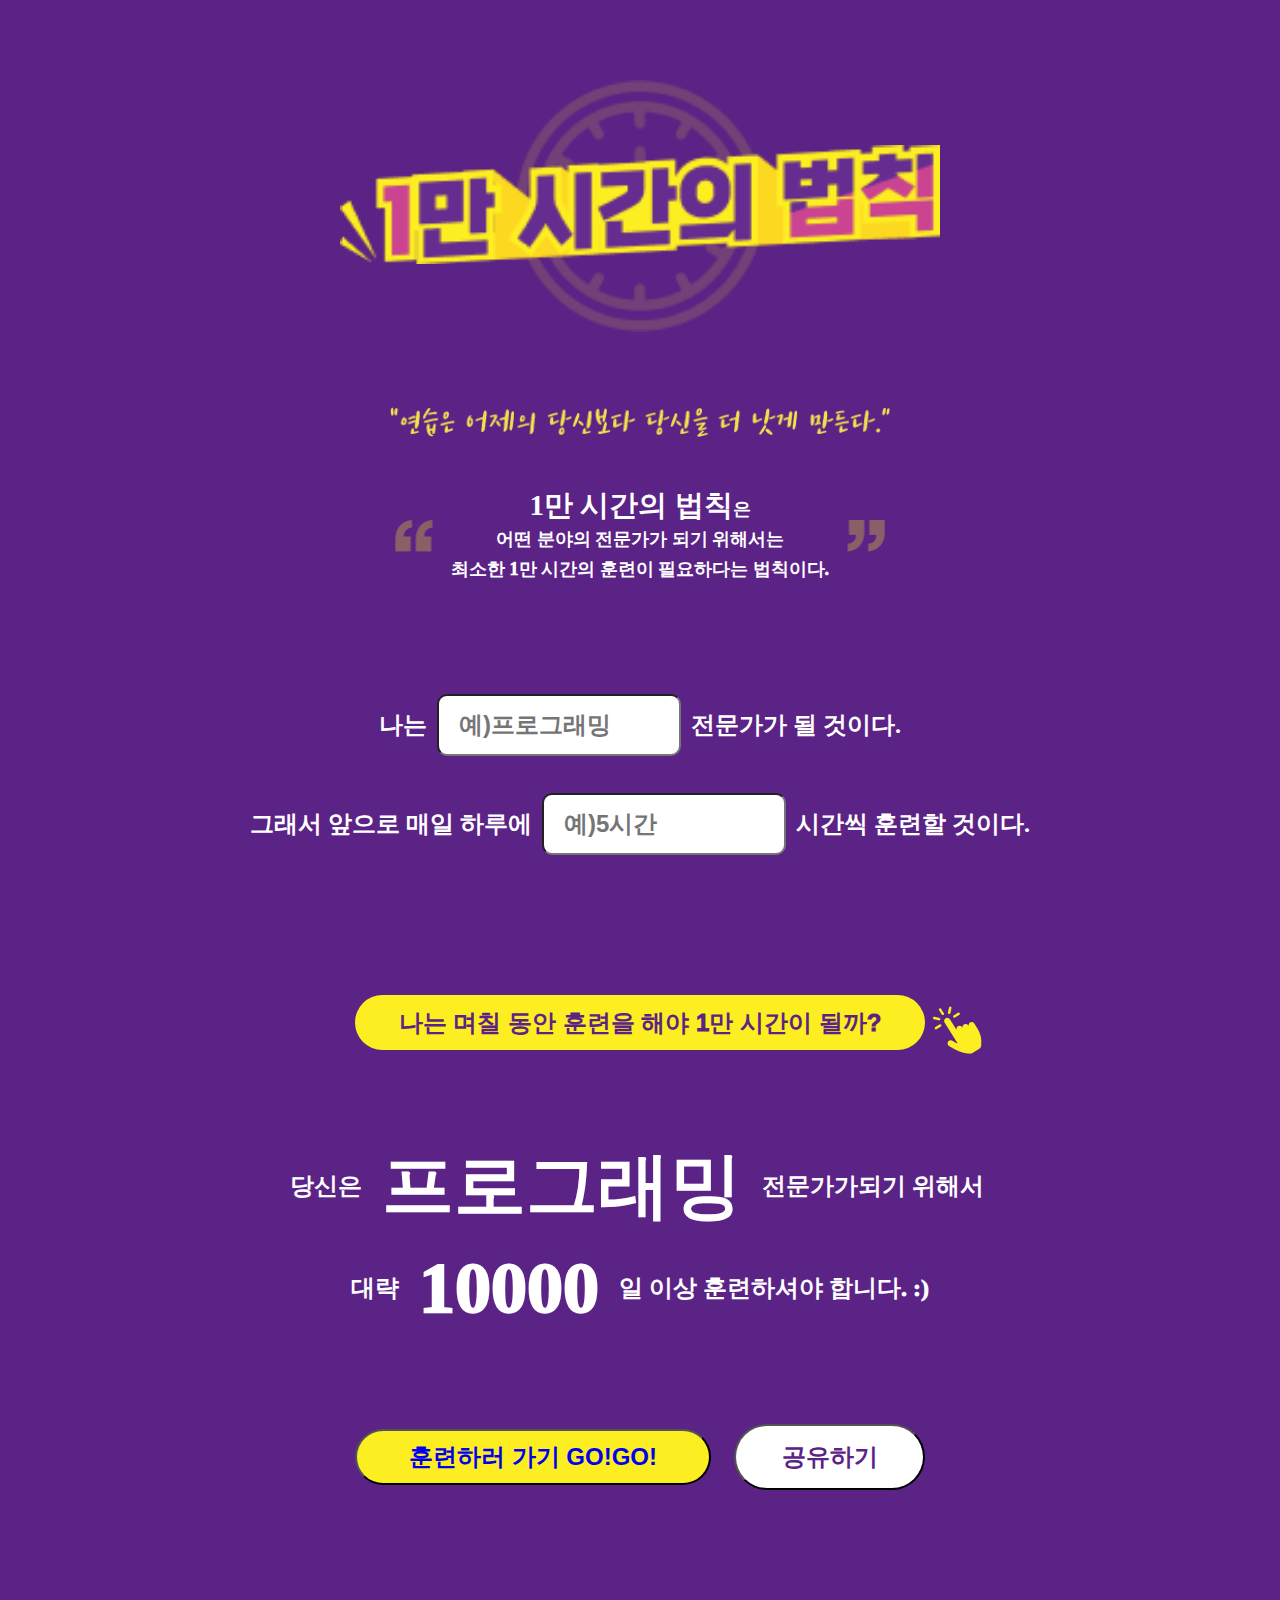
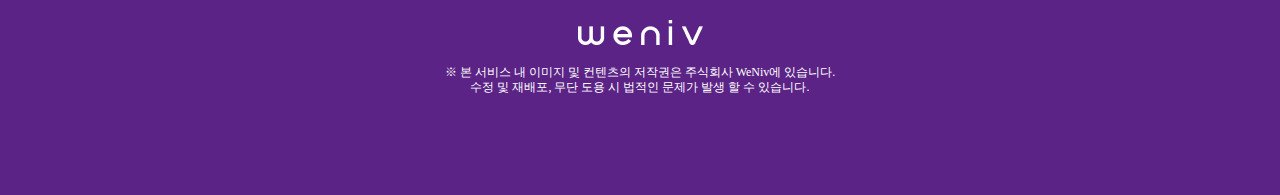
<file: HTML/index.html>
<!DOCTYPE html>
<html lang="ko">
<head>
    <meta charset="UTF-8">
    <meta http-equiv="X-UA-Compatible" content="IE=edge">
    <meta name="viewport" content="width=device-width, initial-scale=1.0">
    <title>1만 시간의 법칙 (11월 16일 실습)</title>
    <link rel="stylesheet" href="../CSS/reset.css">
    <link rel="stylesheet" href="../CSS/index.css">
</head>
<body>
    <header>
        <div class="top_title">
            <img src="../img/time.png" class="top_title_clock">
            <div class="top_title_time">
                <img class="tit_img" src="../img/title.png" alt="1만 시간의 법칙">  
            </div>
        </div>
    </header>
    <main id="main">
        <section id="main_contents">
            <div class="main_first_img">
                <img  src="../img/txt.png" alt="연습은 어제의 당신보다 당신을 더 낫게 만든다.">
            </div>

            <div class="main_sentence">
                <img src="../img/txtmark.png" alt="큰 따옴표">
                <div class="mian_sentence_mean">
                    <p class="main_sentence_mean_value">
                    <span class="main_sentence_mean_value_time">1만 시간의 법칙</span>은 <br>
                     어떤 분야의 전문가가 되기 위해서는 <br>
                    최소한 1만 시간의 훈련이 필요하다는 법칙이다. <br> 
                    </p>
                </div>
            </div>
            <!-- 중간 input 시작 -->
            <div class="programming_1">
                <p class="main_programming ">나는 </p>
                <input type="text" placeholder="예)프로그래밍" id="gamming"> 
                <p class="main_programming">전문가가 될 것이다.</p>
            </div>
                
            <div class="programming_2">
                <p class="main_programming_2"> 
                    그래서 앞으로 매일 하루에 
                </p>
                <input type="number" placeholder="예)5시간" id="study_time"> 
                <p>시간씩 훈련할 것이다.</p>
                
            </div>

                <!-- Javascript 실행 버튼 -->
            
            <div class="js_btn">
                <button id="btn_result" type="button">
                    나는 며칠 동안 훈련을 해야 1만 시간이 될까?
                </button>
                <img src="../img/Frame11.png" alt="손">
            </div>

            <div class="become_programming">
                <p>당신은</p>
                <span class="become_programming_result">프로그래밍</span> 
                <p> 전문가가되기 위해서</p>
            </div>

            <div class="tranning_time">
                <p>대략</p> 
                <span class="tranning_time_result">10000</span> 
                <p> 일 이상 훈련하셔야 합니다. :)</p>
            </div>
            <!-- div > p + span + p 장점. 
            장점. span태그의 글자 크기를 키우면 span태그만 줄내림이 되면서 원본과 똑같은 레이아웃을 잡을 수 있다. 
            단점. 무분별한 div 난사와 코드의 양이 많아진다.  -->

            <div class="foot_btn">
                <button id="foot_btn_tranning" type="button">
                    <a href="http://127.0.0.1:5500/10,000Time/fighting.html" target="blank" >훈련하러 가기 GO!GO!</a>
                 </button>
                <button class="foot_btn_share" type="button">공유하기</button>
            </div>
        </section>
    </main>

<!-- main 페이지 종료, WeNiv 시작 -->

    <footer>
            <img class="footer_img" src="../img/weniv.png" alt="Weniv">
            <small class="footer_cite">
                ※ 본 서비스 내 이미지 및 컨텐츠의 저작권은 주식회사 WeNiv에 있습니다. <br>
            수정 및 재배포, 무단 도용 시 법적인 문제가 발생 할 수 있습니다.</small>

    </footer>
    <!-- <script>
        <link rel="stylesheet" href="./index.js">
    </script> -->

</body>
</html>
</file>
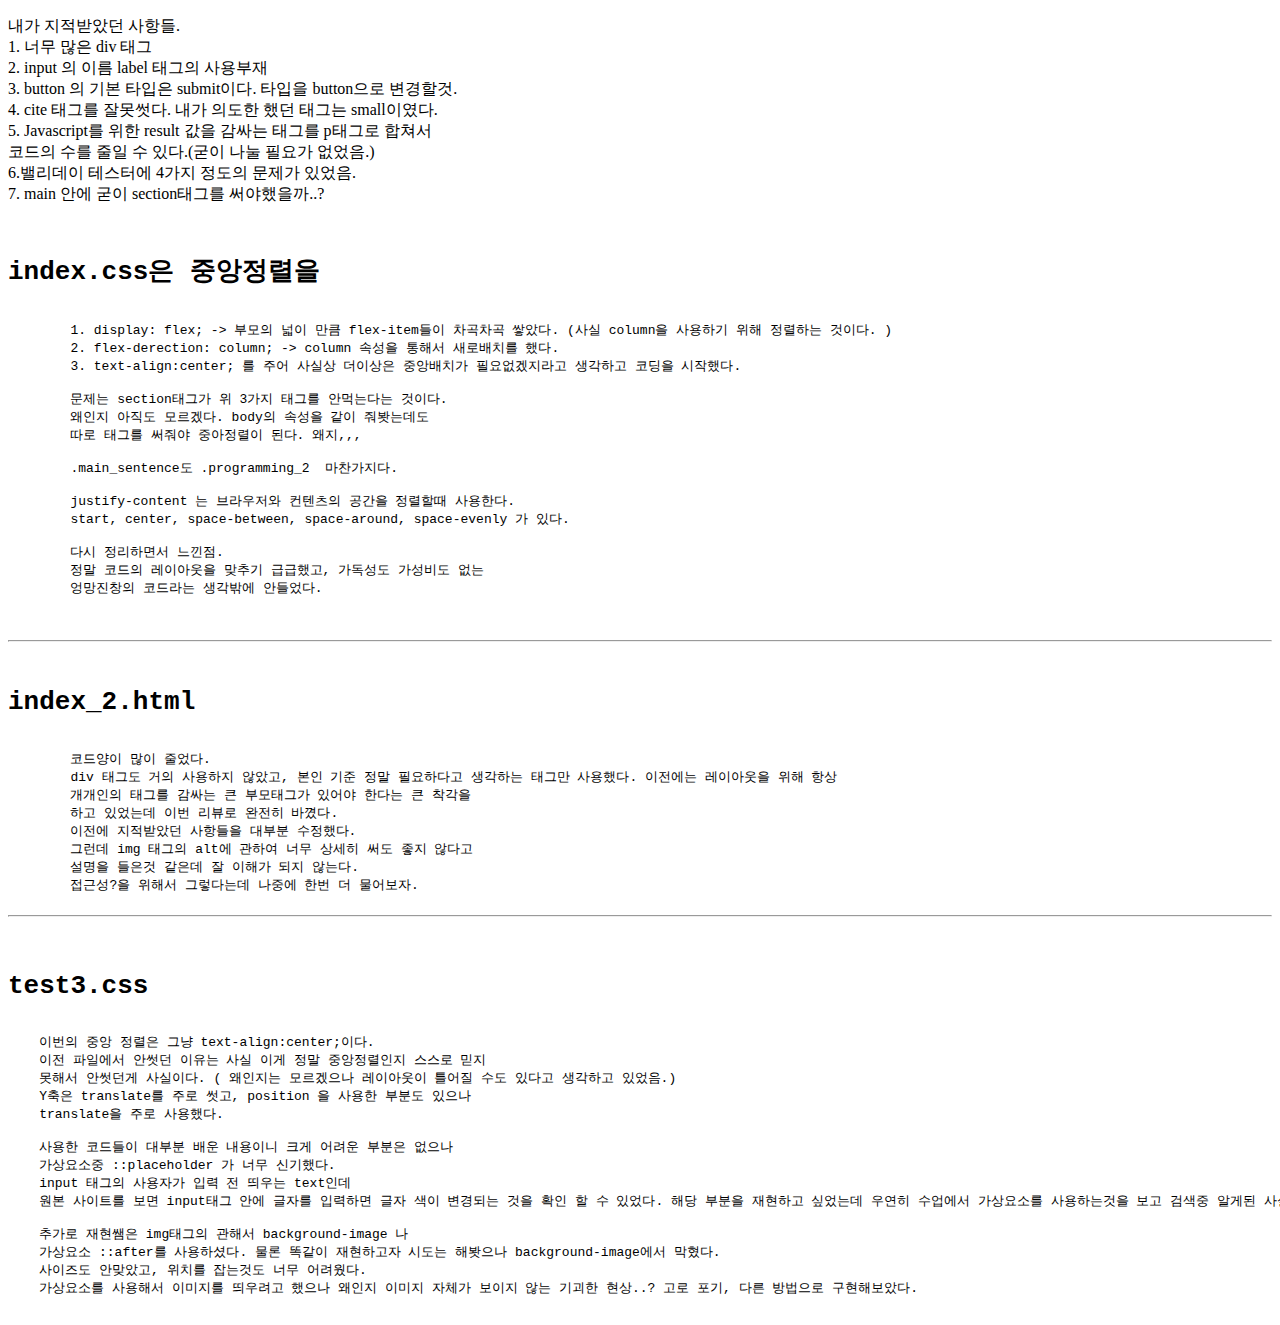
<file: CSS/Read.html>
<!DOCTYPE html>
<html lang="ko">
<head>
    <meta charset="UTF-8">
    <meta http-equiv="X-UA-Compatible" content="IE=edge">
    <meta name="viewport" content="width=device-width, initial-scale=1.0">
    <title>Index.html , css 코드 설명</title>
</head>
<body>
    <p>
        내가 지적받았던 사항들. <br>
        1. 너무 많은 div 태그  <br>
        2. input 의 이름 label 태그의 사용부재 <br>
        3. button 의 기본 타입은 submit이다. 타입을 button으로 변경할것. <br>
        4. cite 태그를 잘못썻다. 내가 의도한 했던 태그는 small이였다. <br>
        5. Javascript를 위한 result 값을 감싸는 태그를 p태그로 합쳐서 <br>
        코드의 수를 줄일 수 있다.(굳이 나눌 필요가 없었음.) <br>
        6.밸리데이 테스터에 4가지 정도의 문제가 있었음. <br>
        7. main 안에 굳이 section태그를 써야했을까..? <br>
    </p>
    <pre>
        <h1>index.css은 중앙정렬을</h1> 
        1. display: flex; -> 부모의 넓이 만큼 flex-item들이 차곡차곡 쌓았다. (사실 column을 사용하기 위해 정렬하는 것이다. )
        2. flex-derection: column; -> column 속성을 통해서 새로배치를 했다.
        3. text-align:center; 를 주어 사실상 더이상은 중앙배치가 필요없겠지라고 생각하고 코딩을 시작했다. 

        문제는 section태그가 위 3가지 태그를 안먹는다는 것이다. 
        왜인지 아직도 모르겠다. body의 속성을 같이 줘봣는데도
        따로 태그를 써줘야 중아정렬이 된다. 왜지,,,

        .main_sentence도 .programming_2  마찬가지다. 

        justify-content 는 브라우저와 컨텐츠의 공간을 정렬할때 사용한다. 
        start, center, space-between, space-around, space-evenly 가 있다.

        다시 정리하면서 느낀점. 
        정말 코드의 레이아웃을 맞추기 급급했고, 가독성도 가성비도 없는
        엉망진창의 코드라는 생각밖에 안들었다. 
        
    </pre>
<hr>
    <pre>
        <h1>index_2.html</h1> 
        코드양이 많이 줄었다. 
        div 태그도 거의 사용하지 않았고, 본인 기준 정말 필요하다고 생각하는 태그만 사용했다. 이전에는 레이아웃을 위해 항상
        개개인의 태그를 감싸는 큰 부모태그가 있어야 한다는 큰 착각을 
        하고 있었는데 이번 리뷰로 완전히 바꼈다. 
        이전에 지적받았던 사항들을 대부분 수정했다. 
        그런데 img 태그의 alt에 관하여 너무 상세히 써도 좋지 않다고
        설명을 들은것 같은데 잘 이해가 되지 않는다. 
        접근성?을 위해서 그렇다는데 나중에 한번 더 물어보자.

<hr>
        <h1>test3.css</h1> 
    이번의 중앙 정렬은 그냥 text-align:center;이다. 
    이전 파일에서 안썻던 이유는 사실 이게 정말 중앙정렬인지 스스로 믿지
    못해서 안썻던게 사실이다. ( 왜인지는 모르겠으나 레이아웃이 틀어질 수도 있다고 생각하고 있었음.)
    Y축은 translate를 주로 썻고, position 을 사용한 부분도 있으나
    translate을 주로 사용했다. 

    사용한 코드들이 대부분 배운 내용이니 크게 어려운 부분은 없으나 
    가상요소중 ::placeholder 가 너무 신기했다. 
    input 태그의 사용자가 입력 전 띄우는 text인데 
    원본 사이트를 보면 input태그 안에 글자를 입력하면 글자 색이 변경되는 것을 확인 할 수 있었다. 해당 부분을 재현하고 싶었는데 우연히 수업에서 가상요소를 사용하는것을 보고 검색중 알게된 사실. 
    
    추가로 재현쌤은 img태그의 관해서 background-image 나 
    가상요소 ::after를 사용하셨다. 물론 똑같이 재현하고자 시도는 해봣으나 background-image에서 막혔다. 
    사이즈도 안맞았고, 위치를 잡는것도 너무 어려웠다. 
    가상요소를 사용해서 이미지를 띄우려고 했으나 왜인지 이미지 자체가 보이지 않는 기괴한 현상..? 고로 포기, 다른 방법으로 구현해보았다.
    </pre>
</body>
</html>
</file>
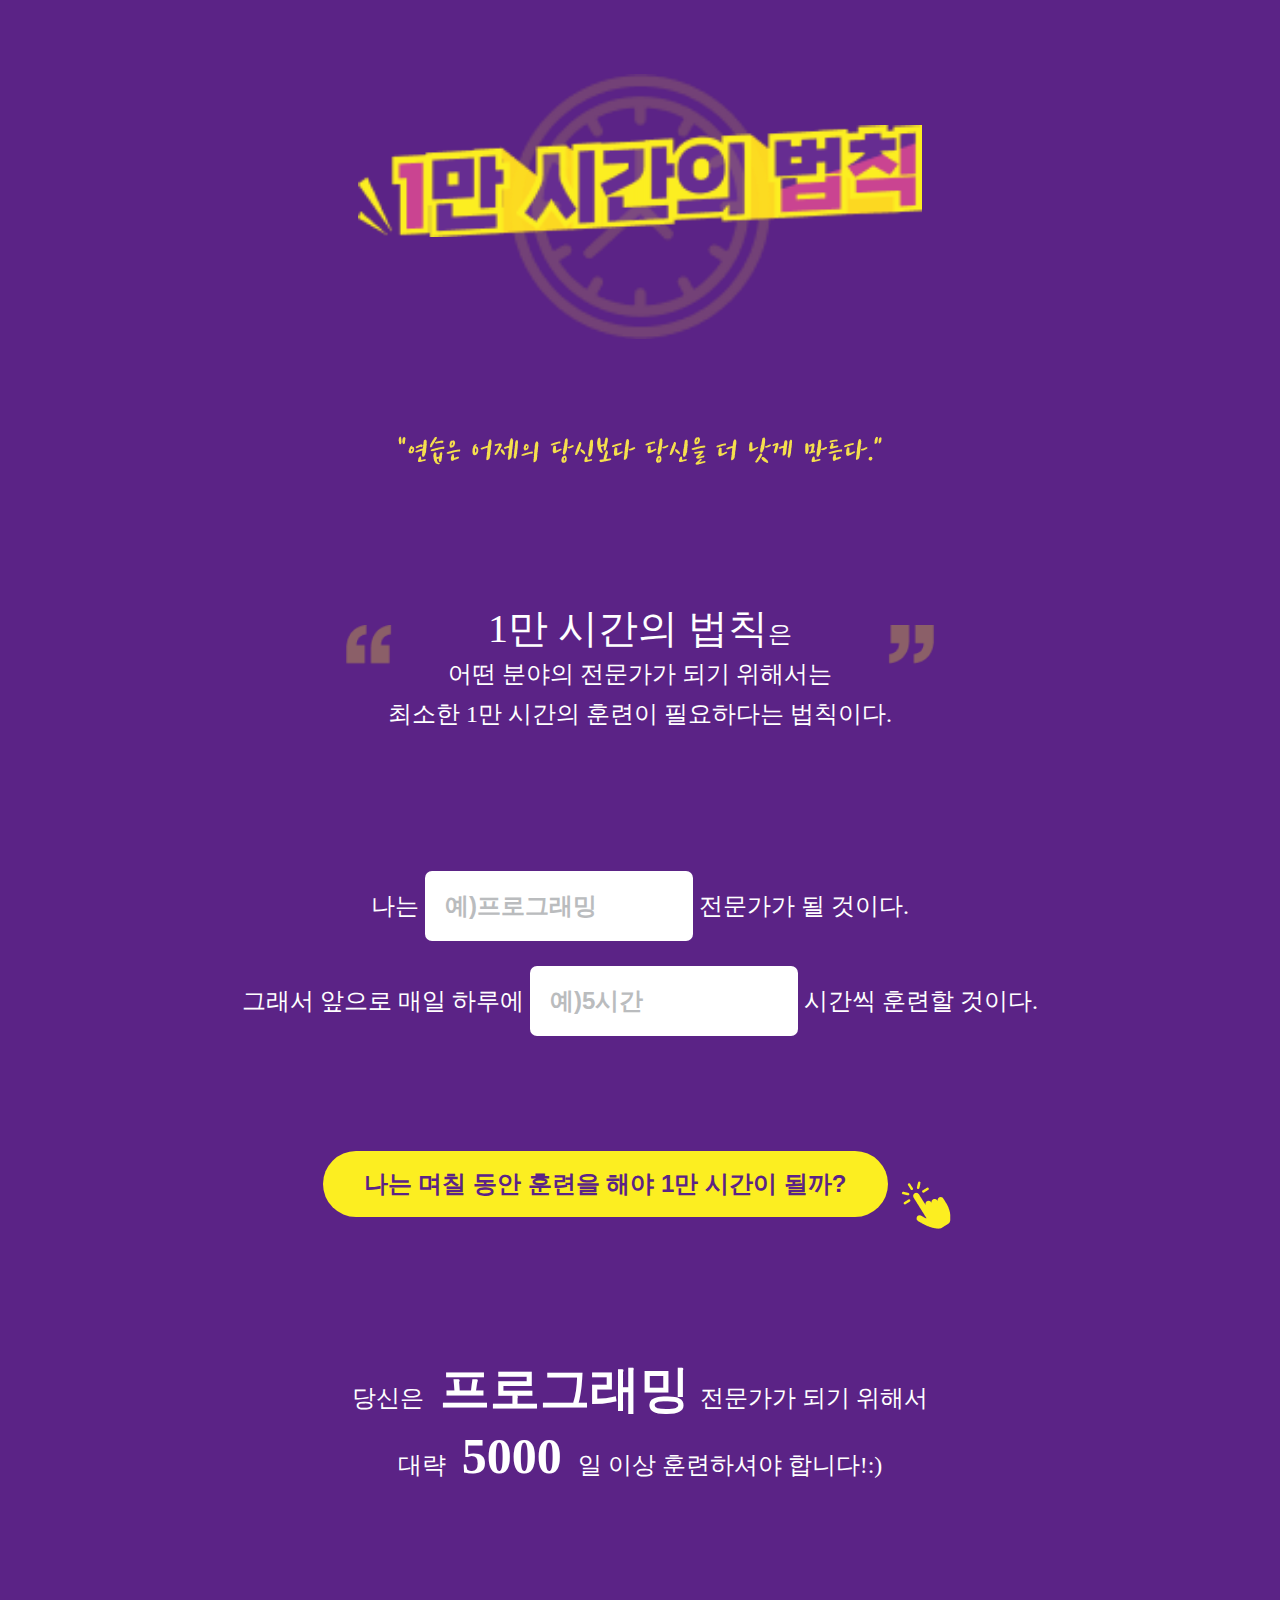
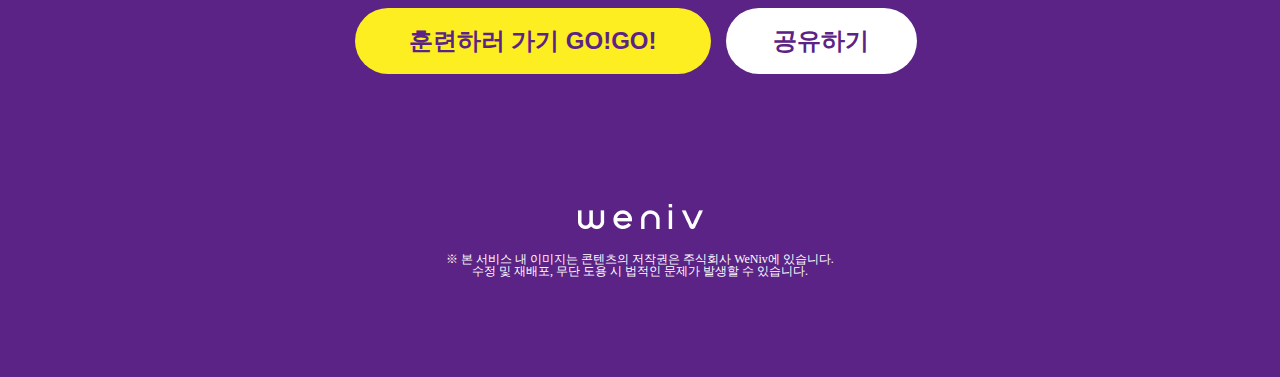
<file: HTML/index_2.html>
<!DOCTYPE html>
<html lang="ko">
<head>
    <meta charset="UTF-8">
    <meta http-equiv="X-UA-Compatible" content="IE=edge">
    <meta name="viewport" content="width=device-width, initial-scale=1.0">
    <title>리뷰를 기반으로 다시 만들어보기</title>
    <link rel="stylesheet" href="../CSS/reset.css">
    <link rel="stylesheet" href="../CSS/test3.css">
</head>
<body>
    <header class="header_contents">
        <img src="../img/title.png" alt="1만 시간의 법칙" class="header_first_img">
        <img src="../img/time.png" alt="시계" class="header_second_img">
    </header>

    <main class="main_contents">
        <img src="../img/txt.png" alt="연습은 어제의 당신보다 당신을 더 낫게 만든다." class="main_first_img">
        <div class="main_contents_position">
            <img src="../img/txtmark.png" alt="큰따옴표" class="main-second-img">

            <p class="main-first-sentence">
                <strong class="main-first-sentence-strong">1만 시간의 법칙</strong>은 <br>
                어떤 분야의 전문가가 되기 위해서는 <br>
                최소한 1만 시간의 훈련이 필요하다는 법칙이다.
            </p>
        </div>

        <p class="main_fir_p">
            나는 
            <label for="first-input"></label>
            <input type="text"placeholder="예)프로그래밍" class="first-input" >
            전문가가 될 것이다. <br>
        </p>

        <p class="main_sec_p">
            그래서 앞으로 매일 하루에 
            <label for="second-input"></label>
            <input type="number" placeholder="예)5시간" class="second-input">
            시간씩 훈련할 것이다.
        </p>

        <button type="button" class="btn_result">나는 며칠 동안 훈련을 해야 1만 시간이 될까?</button>
        <img src="../img/Frame11.png" alt="손" class="checked">
        <p class="result_first_data">
        당신은 <span class="first_input_result">프로그래밍</span>전문가가 되기 위해서</p>
        
        <p class="result_second_data">대략 
            <span class="second_input_result">5000</span> 
        일 이상 훈련하셔야 합니다!:)
        </p>

        <button class="main_tranning" type="button">훈련하러 가기 GO!GO!</button>
        <button class="main_share" type="button">공유하기</button>
    </main>

    <footer>
        <img src="../img/weniv.png" alt="위니브로고" class="footer_weniv">
        <small class="footer_small">
            ※ 본 서비스 내 이미지는 콘텐츠의 저작권은 주식회사 WeNiv에 있습니다. <br> 
            수정 및 재배포, 무단 도용 시 법적인 문제가 발생할 수 있습니다.
        </small>
    </footer>
</body>
</html>
</file>
<file: CSS/index.css>
@charset "utf-8";

/* display:flex , column */
body {
    background-color: #5B2386;
    display: flex;
    flex-direction: column;
    text-align: center;
}

} */

a {
    text-decoration: none;
    color:#5B2386;
}

.top_title {
    margin-top: 80px;
    align-items: center;

}

.top_title_clock {
    width: 250px;
    height: auto;
    position: relative;
}

.top_title_time img {
    width: 600px;
    height: auto;
    position: relative;
    top:-190px;
}

#main_contents {
    display: flex;
    flex-direction: column;
    align-items: center;
}

.main_first_img img {
    width: 500px;
    height: auto;
    position: relative;
    top:-50px;
}

.main_sentence {
    margin-top: 30px;
    display: flex;
    flex-direction: column;
    align-items: center;
}

.main_sentence img {
    width: 500px;
    height: 96px;
}

.main_sentence .mian_sentence_mean {
    color: white;
    font-size: 18px;
    line-height: 30px;
    font-weight: 1000;
    position: absolute;
    top:490px

}

.main_sentence_mean_value_time {
    font-size: 29px;
    font-weight: bold;
}
/* 상단 이미지 작업 종료 및 중간 input 시작 */

.programming_1 {
    margin-top: 80px;
    display: flex;
    align-items: center; 
    /*첫번째 인풋의 상하레이아웃을 가운데로 맞춰줌.*/
    justify-content: center; 
    /* 첫번째 인풋의 좌우를 중앙정렬해줌. */
    width: 600px;
    height: 57px;
    font-size: 24px;
    color:white;
    font-weight: bold;
}

.programming_1 input {
    width: 200px;
    font-size: 24px;
    font-weight: bold;
    padding: 15px 20px;
    margin: 0 10px 0;
    border-radius: 10px;
}

.programming_2 {
    display: flex;
    align-items: center;
    justify-content: center;
    margin-top: 40px;
    font-size: 24px;
    color:white;
    font-weight: bold;
}

.programming_2 input {
    width: 200px;
    font-size: 24px;
    font-weight: bold;
    padding: 15px 20px;
    margin: 0 10px 0;
    border-radius: 10px;
}

/* Input 끝 Javascropt 관련 태그 css */

.js_btn {
    display: inline-block;
    width: 100%;
    align-items: center;
    margin-top: 90px;
}

.js_btn #btn_result {
    margin-top: 50px;
    width: 570px;
    height: 55px;
    border-radius: 50px;
    border-style: none;
    background-color: #FCEE21;
    color: #5B2386;
    font-size: 24px;
    font-weight: 1000;
    position: relative;
}

#btn_result:hover {
    cursor: pointer;
}

.js_btn img {
    margin-top: 50px;
    width: 64px;
    height: 72px;
    position: absolute;
}

.become_programming {
    display: flex;
    align-items: center;
    margin-top: 100px;
    width: 700px;
    height: 72px;
    font-size: 24px;
    font-weight: 1000;
    color: white;
}

.become_programming> .become_programming_result {
    font-size: 72px;
    padding:0 20px 0;
}

.tranning_time {
    display: flex;
    /* 태그들이 새로배치가 되어서 flex로 정렬해주었다. */
    align-items: center; 
    /* 위에 이슈와 동일한 컨텐츠들 끼리 상하레이아웃이 안맞아서 주었다. */
    margin-top: 30px;
    font-size: 24px;
    font-weight: 1000;
    color: white;
}

.tranning_time_result {
    font-size: 72px;
    padding:0 20px 0;
}

.foot_btn {
    margin-top: 100px;
}

#foot_btn_tranning {
    width: 356px;
    height: 56px;
    background-color: #FCEE21;
    color:#5B2386;
    font-size: 24px;
    border-radius: 50px;
    font-weight: bold;
}

#foot_btn_tranning a {
    text-decoration: none;
}

.foot_btn_share {
    background-color: white;
    width: 191px;
    height: 66px;
    color:#5B2386;
    font-size: 24px;
    border-radius: 50px;
    font-weight: 1000;
    margin-left: 19px;
}

footer {
    display: flex;
    flex-direction: column;
    align-items: center;
    /* weniv 로고가 왼쪽정렬이 되어서 사용했다. */
}

footer img {
    margin-top: 130px;
    width: 125px;
    height: auto;
}

footer small {
    margin-top: 20px;
    color: white;
    font-size: 12px;
    line-height: 15px;
    margin-bottom: 100px;
}
</file>
<file: CSS/test3.css>
@charset "utf-8";

body {
    background-color: #5B2386;
    color:#fff;
    font-size: 24px;
}
header, main, footer {
    text-align: center;
}
/* 마진을 주고보니 바디의 상단이 뜸, display:inline-block으로 해결.  */

.header_contents {
    width: 100vw;
    height: 265px;
    text-align: center;
    margin-top: 125px;
    display: inline-block;
}

.header_contents .header_first_img {
    display: inline-block;
    width: 564px;
    height: 112px;
}

.header_contents .header_second_img {
    display: block;
    width: 261px;
    height: 265px;
    margin:0 auto 0;
    transform: translateY(-63%);
}
/* header의 margin-top에 125px을 주었는데 이게 아래 컨텐츠의 영향을줌.
가상요소를 사용하지 않고, html로 사진을 두개 띄워서 display:block을 사용하여 세로배치를 하고, transform의 translate 속성으로 위치를 조정해 주고 보니, header의 높이는 컨텐츠를 두개를 합친 대략 951px정도가
되어버렸다. 왜냐면 Y축으로 -63퍼센트롤 줘서 컨텐츠는 맞췃지만 컨텐츠 크기 자체는 남아있음. --> 해결방법은 그냥 header의 높이는 강제로 지정해버렸다. 재현쌤이 하지 말라는 방법인데, 만약 이렇게 하지 않을경우 main부터 계속 상단의 값을 계산하면서 레이아웃을 잡아야하는 번거로움이 생긴다. position도 같은 상황일꺼라 생각이 든다.  */

.main_contents {
    width: 100%;
    height: auto;
}

.main_contents .main_first_img {
    margin: 46px 0 156px;
}

.main_contents .main_contents_position .main-second-img {
    width: 600px;
}

.main_contents .main_contents_position 
.main-first-sentence {
    transform: translateY(-110%);
    line-height: 40px;

}

.main_contents .main_contents_position 
.main-first-sentence .main-first-sentence-strong {
    font-size: 40px;
}

/* position:absolute 를 쓰려고 했으나 순식간에 레이아웃을 다 변형시켜버림, 그래서 그냥 translateY로 위치를 맞춰줌.  */

.main_contents .main_fir_p {
    margin: 0 0 25px;
}

.main_fir_p input::placeholder,
.main_sec_p input::placeholder{
    color:#BABCBE;
    font-weight: bold;
}
    /* ::placeholder 가상요소가 있다고 처음으로 알게됨. color는 input으로 주고 이 가상 요소는 사용자가 입력하기 전 보여주는 텍스트이다. 글자색상, 글자체 등등 변경이 가능하다.  */


.main_contents .main_fir_p .first-input,
.main_contents .main_sec_p .second-input {
    width: 228px;
    height: 40px;
    font-size: 24px;
    padding:15px 20px;
    border: none;
    border-radius: 7px;
    color:black;
}

.main_contents .btn_result {
    margin-top: 115px;
    background-color: #FCEE21;
    width: 565px;
    height: 66px;
    border: none;
    border-radius: 56px;
    font-size: 24px;
    color: #5B2386;
    font-weight: bold;
    position: relative;
}

/* .main_contents .btn_result::after {
    content: '';
    display: block;
    background-image: url(../img/Frame11.png);
    width: 64px;
    height: 72px;
    position: relative;
    left: 80px;
    top:50px

    이 코드는 가상요소로 이미지를 띄워서 position으로 위치를 옮기려 했으나 button의 중앙정렬을 해치기 때문에 포기했다.
} */


.btn_result+.checked {
    position:relative;
    top:50px;
}

.main_contents .result_first_data {
    margin: 147px 0 17px 0;
}

.main_contents .result_second_data {
    margin-bottom: 127px;

}

.main_contents .result_first_data .first_input_result {
    font-size: 50px;
    font-weight: bold;
    color: white;
    padding:0 10px;
}

.main_contents .result_second_data .second_input_result {
    font-size: 50px;
    font-weight: bold;
    color: white;
    padding:0 10px;
}
/* javascript로 결과값을 받을 span태그의 css요소는 대충 했으나, 상하의 중앙정렬에서 막힘. 원본 페이지를 보면 결과값을 받는 태그는 아래로 조금 내려간 형태이나, 구현하면 부모태그의 레이아웃이 바껴버림. */



.main_contents .main_tranning {
    width: 356px;
    height: 66px;
    background-color: #FCEE21;
}

.main_contents .main_share {
    width: 191px;
    height: 66px;
    background-color: #fff;
}

.main_contents .main_tranning, .main_contents .main_share {
    border: none;
    border-radius: 56px;
    font-size: 24px;
    font-weight: bold;
    color:#5B2386;
    margin: 0 9px 0 0;
}

footer {
    margin-top: 130px;
}

footer .footer_weniv {
    width: 125px;
    height: 25px;
}

footer .footer_small {
    margin-top: 20px;
    font-size: 12px;
    display: block;
    margin-bottom: 100px;
}
</file>
